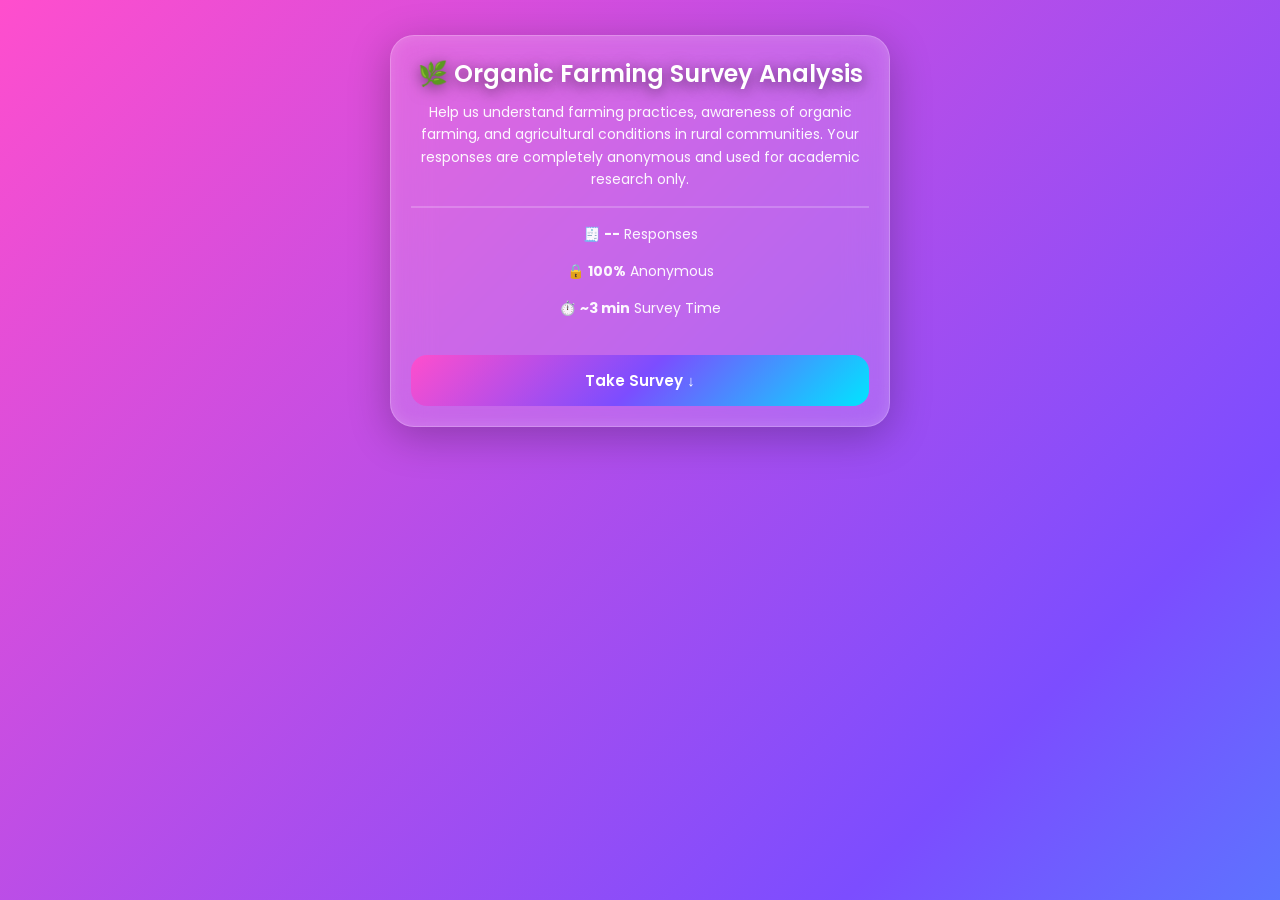
<file: index.html>
<!DOCTYPE html>
<html lang="en">

<head>
  <meta charset="UTF-8">
  <meta name="viewport" content="width=device-width, initial-scale=1.0">

  <title>Organic Farming Survey</title>

  <!-- Premium Font -->
  <link href="https://fonts.googleapis.com/css2?family=Poppins:wght@300;400;500;600&display=swap" rel="stylesheet">

  <link rel="stylesheet" href="style.css">
</head>

<body>

  <div class="glass-container">

    <!-- 🌿 TITLE -->
    <h1>🌿 Organic Farming Survey Analysis</h1>

    <!-- 📝 DESCRIPTION -->
    <p>
      Help us understand farming practices, awareness of organic farming,
      and agricultural conditions in rural communities.
      Your responses are completely anonymous and used for academic research only.
    </p>

    <hr style="border:1px solid rgba(255,255,255,0.2); margin:15px 0;">

    <!-- 📊 INFO -->
    <div style="text-align:center; line-height:1.8; font-size:14px;">

      <p>🧾 <b id="count">--</b> Responses</p>
      <p>🔒 <b>100%</b> Anonymous</p>
      <p>⏱️ <b>~3 min</b> Survey Time</p>

    </div>

    <!-- 🚀 BUTTON -->
    <a href="survey.html">
      <button class="btn">Take Survey ↓</button>
    </a>

  </div>

</body>

</html>
</file>
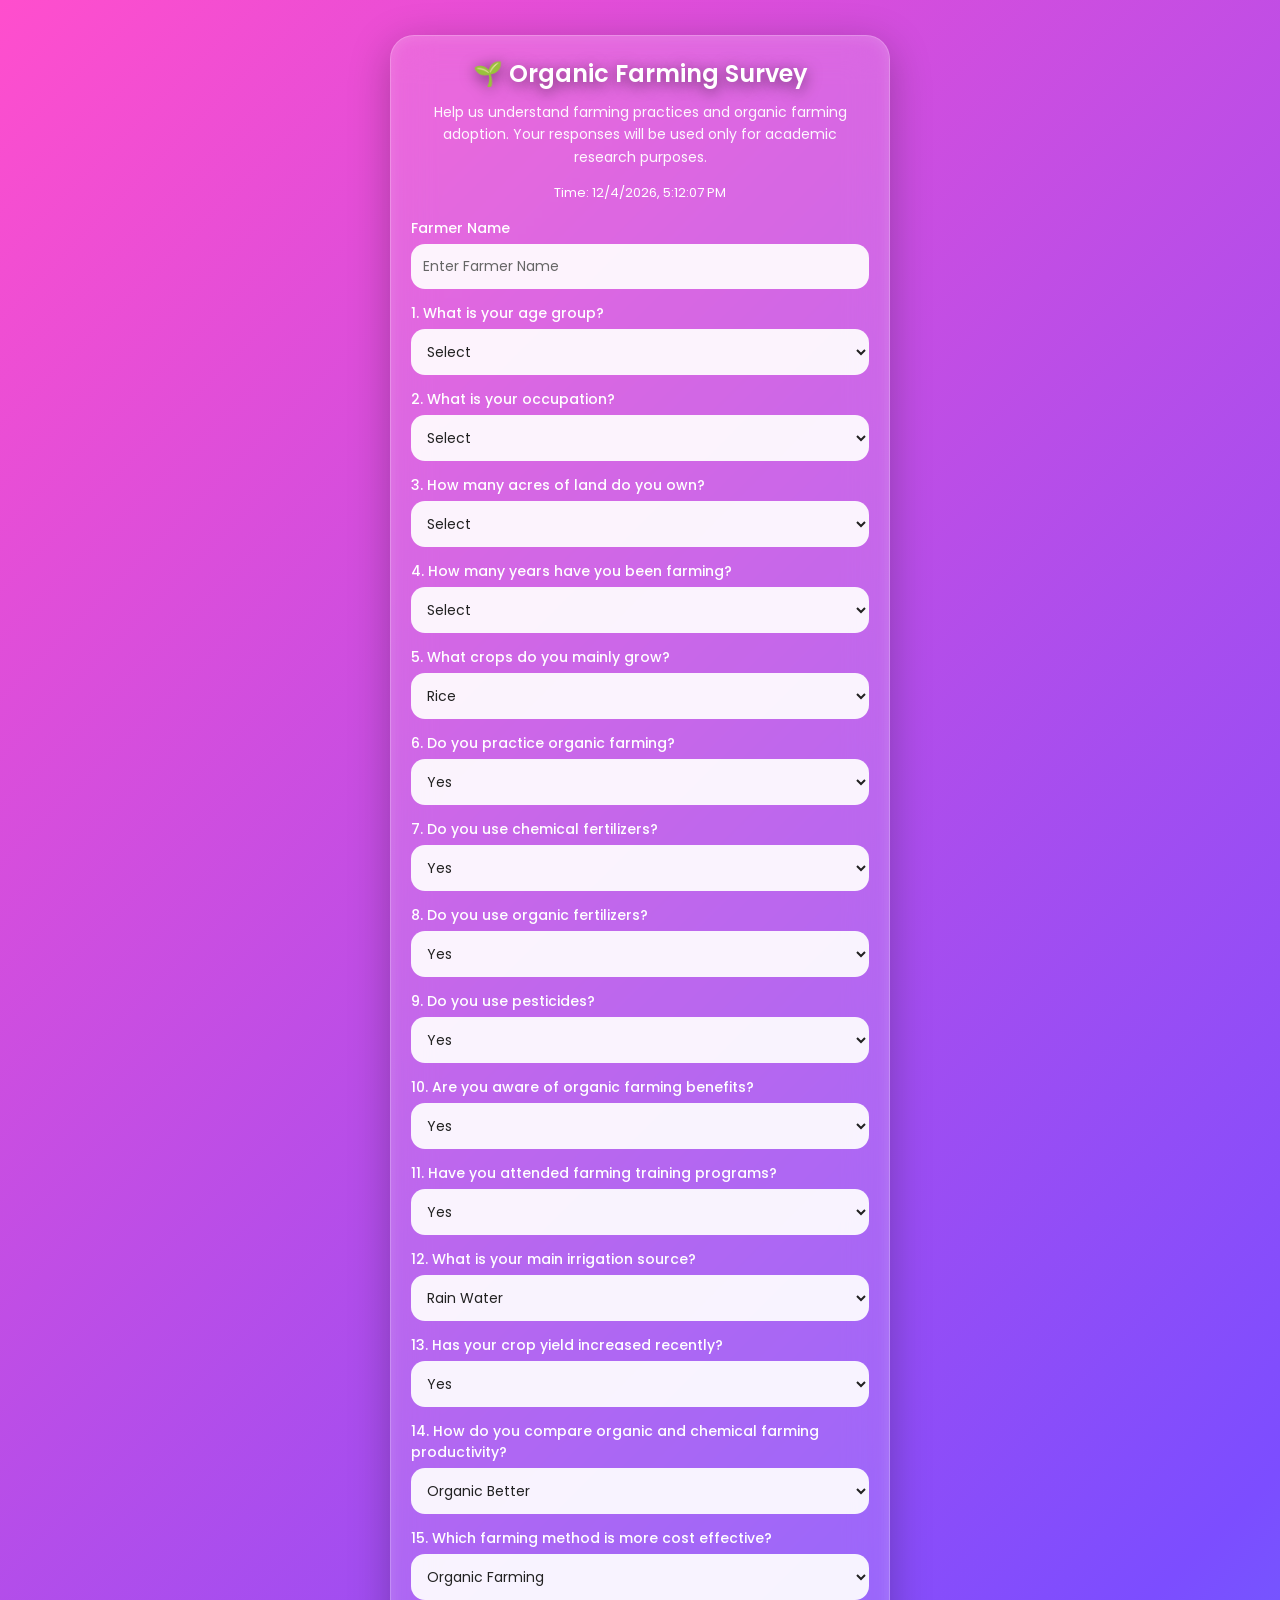
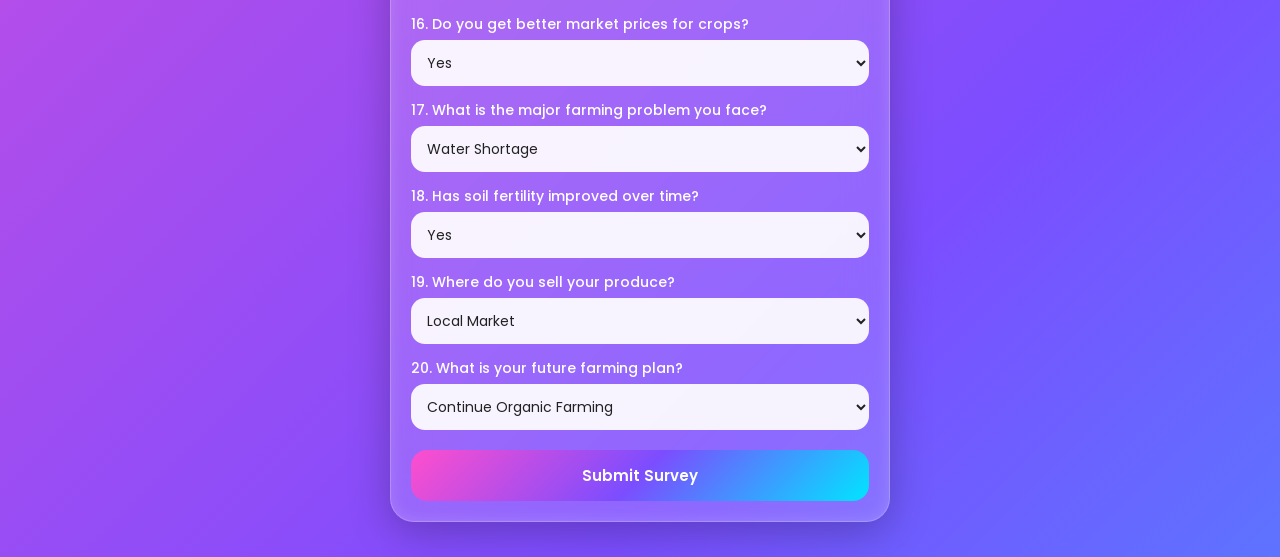
<file: survey.html>
<!DOCTYPE html>
<html lang="en">
<head>
<meta charset="UTF-8">
<meta name="viewport" content="width=device-width, initial-scale=1.0">
<title>Organic Farming Survey</title>

<link href="https://fonts.googleapis.com/css2?family=Poppins:wght@300;400;500;600&display=swap" rel="stylesheet">
<link rel="stylesheet" href="style.css">

</head>
<body>

<div class="glass-container">

<h1>🌱 Organic Farming Survey</h1>

<p>
Help us understand farming practices and organic farming adoption.
Your responses will be used only for academic research purposes.
</p>

<form id="surveyForm">

<input type="hidden" id="location" name="location">
<input type="hidden" id="timestamp" name="timestamp">

<div id="time"></div>

<label>Farmer Name</label>
<input type="text"
name="farmerName"
placeholder="Enter Farmer Name"
required>

<label>1. What is your age group?</label>
<select name="q1" required>
<option value="">Select</option>
<option>18-30</option>
<option>31-45</option>
<option>46-60</option>
<option>60+</option>
</select>

<label>2. What is your occupation?</label>
<select name="q2" required>
<option value="">Select</option>
<option>Farmer</option>
<option>Agricultural Laborer</option>
<option>Business</option>
<option>Other</option>
</select>

<label>3. How many acres of land do you own?</label>
<select name="q3" required>
<option value="">Select</option>
<option>Less than 1 acre</option>
<option>1-5 acres</option>
<option>5-10 acres</option>
<option>More than 10 acres</option>
</select>

<label>4. How many years have you been farming?</label>
<select name="q4" required>
<option value="">Select</option>
<option>0-5 Years</option>
<option>6-10 Years</option>
<option>11-20 Years</option>
<option>More than 20 Years</option>
</select>

<label>5. What crops do you mainly grow?</label>
<select name="q5" required>
<option>Rice</option>
<option>Wheat</option>
<option>Vegetables</option>
<option>Sugarcane</option>
<option>Other</option>
</select>

<label>6. Do you practice organic farming?</label>
<select name="q6" required>
<option>Yes</option>
<option>No</option>
</select>

<label>7. Do you use chemical fertilizers?</label>
<select name="q7" required>
<option>Yes</option>
<option>No</option>
</select>

<label>8. Do you use organic fertilizers?</label>
<select name="q8" required>
<option>Yes</option>
<option>No</option>
</select>

<label>9. Do you use pesticides?</label>
<select name="q9" required>
<option>Yes</option>
<option>No</option>
</select>

<label>10. Are you aware of organic farming benefits?</label>
<select name="q10" required>
<option>Yes</option>
<option>No</option>
</select>

<label>11. Have you attended farming training programs?</label>
<select name="q11" required>
<option>Yes</option>
<option>No</option>
</select>

<label>12. What is your main irrigation source?</label>
<select name="q12" required>
<option>Rain Water</option>
<option>Borewell</option>
<option>Canal</option>
<option>River</option>
</select>

<label>13. Has your crop yield increased recently?</label>
<select name="q13" required>
<option>Yes</option>
<option>No</option>
</select>

<label>14. How do you compare organic and chemical farming productivity?</label>
<select name="q14" required>
<option>Organic Better</option>
<option>Chemical Better</option>
<option>Equal</option>
</select>

<label>15. Which farming method is more cost effective?</label>
<select name="q15" required>
<option>Organic Farming</option>
<option>Chemical Farming</option>
</select>

<label>16. Do you get better market prices for crops?</label>
<select name="q16" required>
<option>Yes</option>
<option>No</option>
</select>

<label>17. What is the major farming problem you face?</label>
<select name="q17" required>
<option>Water Shortage</option>
<option>Pests</option>
<option>Market Price</option>
<option>Labor Issues</option>
</select>

<label>18. Has soil fertility improved over time?</label>
<select name="q18" required>
<option>Yes</option>
<option>No</option>
</select>

<label>19. Where do you sell your produce?</label>
<select name="q19" required>
<option>Local Market</option>
<option>Wholesale Market</option>
<option>Direct Customers</option>
<option>Online Platforms</option>
</select>

<label>20. What is your future farming plan?</label>
<select name="q20" required>
<option>Continue Organic Farming</option>
<option>Switch to Organic Farming</option>
<option>Continue Chemical Farming</option>
<option>Stop Farming</option>
</select>

<button type="submit" class="btn">
Submit Survey
</button>

</form>

</div>

<script src="script.js"></script>

</body>
</html>
</file>
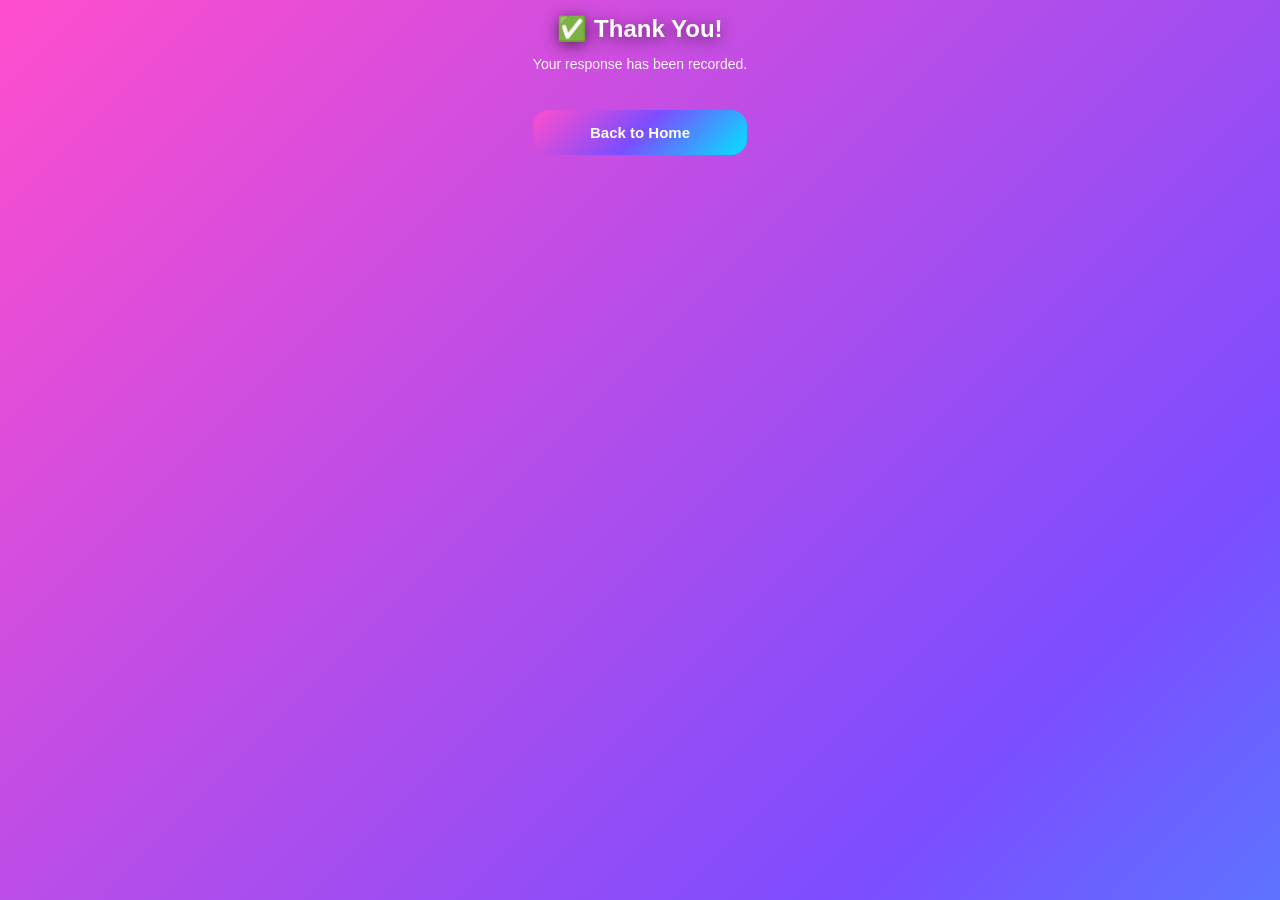
<file: thankyou.html>
<!DOCTYPE html>
<html>
<head>
  <link rel="stylesheet" href="style.css">
</head>

<body>

<div class="glass center">

<h1>✅ Thank You!</h1>
<p>Your response has been recorded.</p>

<a href="index.html">
  <button class="btn">Back to Home</button>
</a>

</div>

</body>
</html>
</file>
<file: style.css>
/* =========================
   GLOBAL RESET
========================= */
*{
  margin:0;
  padding:0;
  box-sizing:border-box;
  font-family:"Poppins",sans-serif;
}

html{
  scroll-behavior:smooth;
}

/* =========================
   BODY
========================= */
body{
  min-height:100vh;
  display:flex;
  justify-content:center;
  align-items:flex-start;

  padding:15px;

  background:linear-gradient(
    135deg,
    #ff4ecd,
    #7c4dff,
    #00e5ff,
    #00ff94,
    #ffd600,
    #ff6d00
  );

  background-size:400% 400%;
  animation:rainbowMove 12s ease infinite;

  color:#fff;
  overflow-x:hidden;
}

@keyframes rainbowMove{
  0%{background-position:0% 50%;}
  50%{background-position:100% 50%;}
  100%{background-position:0% 50%;}
}

/* =========================
   GLASS CONTAINER
========================= */
.glass-container{

  width:100%;
  max-width:500px;

  margin:20px auto;

  padding:20px;

  background:rgba(255,255,255,0.15);

  backdrop-filter:blur(20px);
  -webkit-backdrop-filter:blur(20px);

  border-radius:24px;

  border:1px solid rgba(255,255,255,0.25);

  box-shadow:
  0 10px 40px rgba(0,0,0,0.25),
  inset 0 0 15px rgba(255,255,255,0.15);
}

/* =========================
   TITLE
========================= */
h1{
  text-align:center;
  font-size:24px;
  font-weight:600;

  color:#fff;

  text-shadow:
  0 3px 15px rgba(0,0,0,0.6);

  margin-bottom:10px;
}

h2{
  text-align:center;
  font-size:18px;
  color:#fff;
}

/* =========================
   PARAGRAPH
========================= */
p{
  text-align:center;
  font-size:14px;
  line-height:1.6;
  color:rgba(255,255,255,0.95);

  margin-bottom:15px;
}

/* =========================
   TIME
========================= */
#time{
  text-align:center;
  margin-bottom:15px;
  color:#fff;
  font-size:13px;
}

/* =========================
   LABEL
========================= */
label{
  display:block;
  margin-top:14px;
  margin-bottom:5px;

  font-size:14px;
  font-weight:500;

  color:#fff;
}

/* =========================
   INPUT & SELECT
========================= */
input,
select{

  width:100%;

  padding:12px;

  border:none;
  outline:none;

  border-radius:14px;

  background:rgba(255,255,255,0.92);

  color:#222;

  font-size:14px;

  transition:0.3s;
}

input:focus,
select:focus{

  transform:scale(1.02);

  box-shadow:
  0 0 12px rgba(255,255,255,0.4);
}

input::placeholder{
  color:#666;
}

select option{
  color:#000;
}

/* =========================
   BUTTON
========================= */
.btn{

  width:100%;

  margin-top:20px;

  padding:14px;

  border:none;

  border-radius:16px;

  cursor:pointer;

  font-size:15px;
  font-weight:600;

  color:#fff;

  background:linear-gradient(
  135deg,
  #ff4ecd,
  #7c4dff,
  #00e5ff
  );

  transition:0.3s;
}

.btn:hover{

  transform:translateY(-2px);

  box-shadow:
  0 10px 25px rgba(124,77,255,0.4);
}

/* =========================
   SCROLLBAR
========================= */
::-webkit-scrollbar{
  width:8px;
}

::-webkit-scrollbar-thumb{
  background:rgba(255,255,255,0.4);
  border-radius:10px;
}

/* =========================
   MOBILE
========================= */
@media(max-width:768px){

  body{
    padding:10px;
  }

  .glass-container{
    width:100%;
    max-width:100%;
    padding:16px;
    border-radius:20px;
  }

  h1{
    font-size:20px;
  }

  p{
    font-size:13px;
  }

  label{
    font-size:13px;
  }

  input,
  select{
    font-size:13px;
    padding:11px;
  }

  .btn{
    font-size:14px;
    padding:12px;
  }
}

/* =========================
   SMALL MOBILE
========================= */
@media(max-width:400px){

  h1{
    font-size:18px;
  }

  p{
    font-size:12px;
  }

  input,
  select{
    font-size:12px;
    padding:10px;
  }

  .btn{
    font-size:13px;
  }
}
</file>
